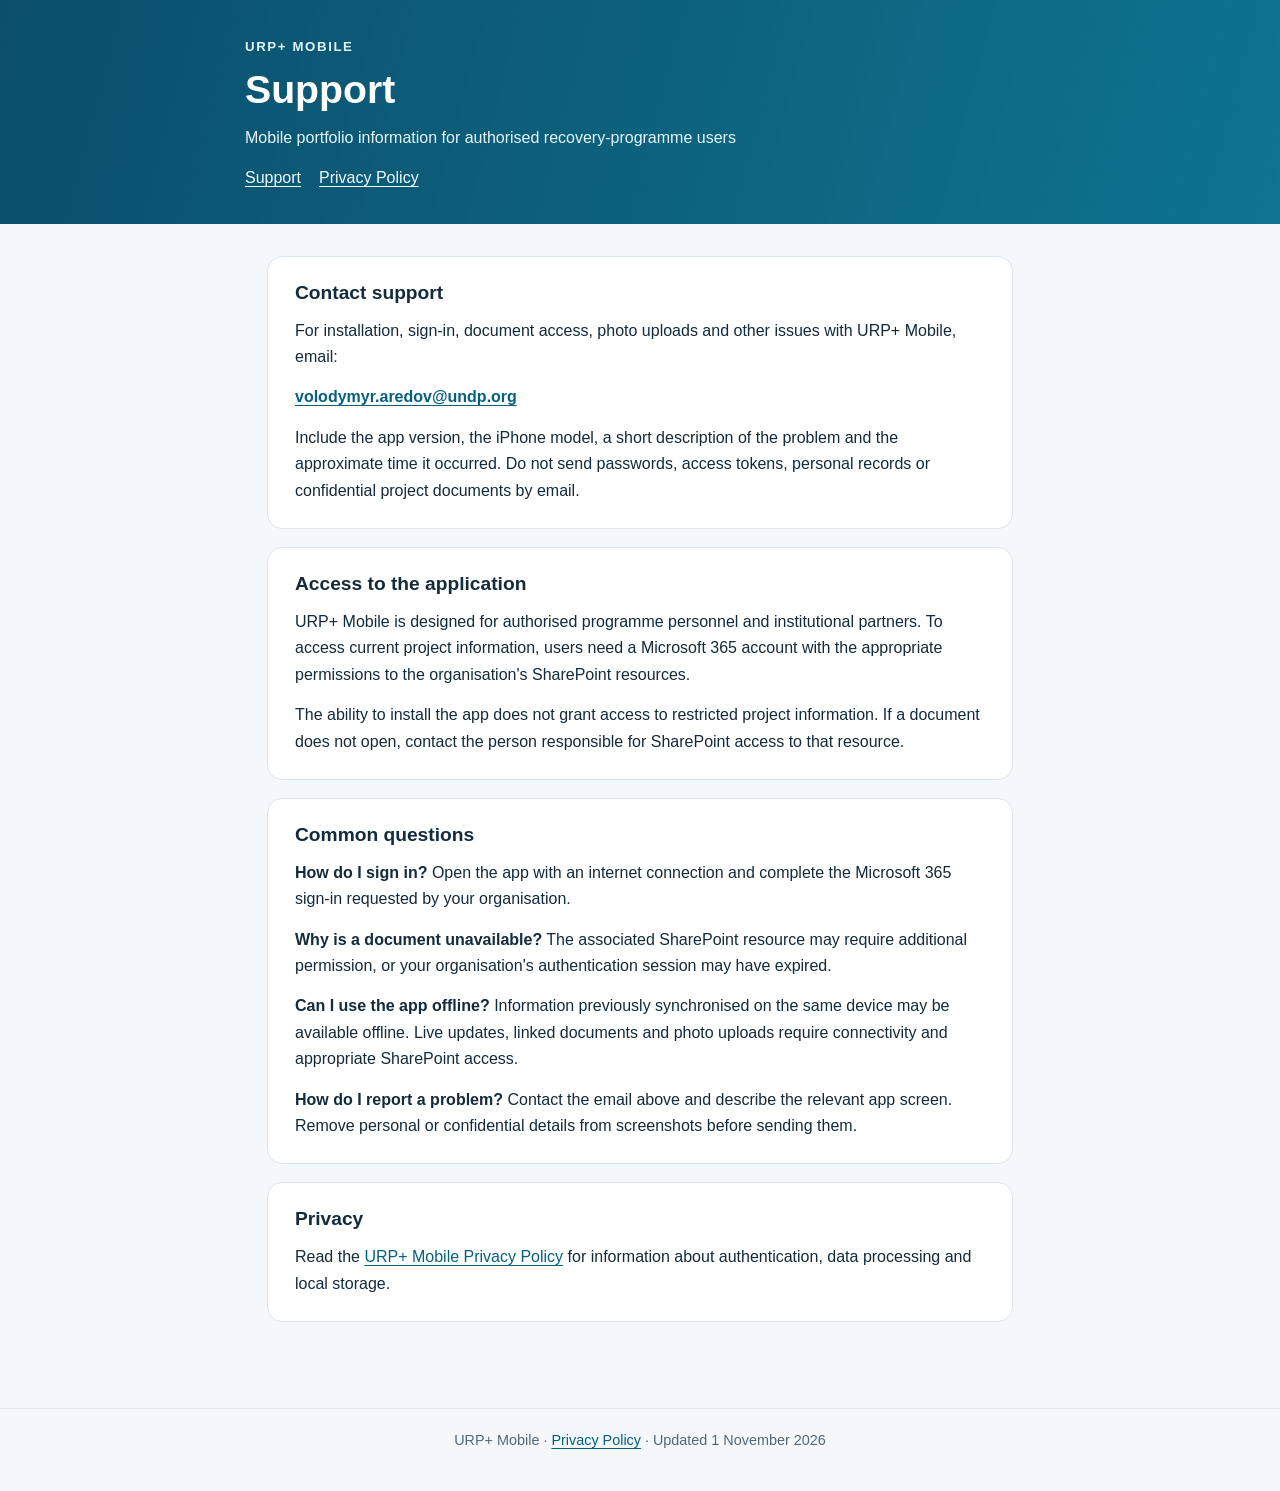
<file: index.html>
<!doctype html>
<html lang="en">
<head>
  <meta charset="utf-8">
  <meta name="viewport" content="width=device-width, initial-scale=1">
  <meta name="description" content="Support and user guidance for the URP+ Mobile iPhone application.">
  <title>URP+ Mobile | Support</title>
  <link rel="stylesheet" href="styles.css">
</head>
<body>
<header><div class="wrap"><div class="brand">URP+ Mobile</div><h1>Support</h1><p>Mobile portfolio information for authorised recovery-programme users</p><nav aria-label="Site navigation"><a href="index.html" aria-current="page">Support</a><a href="privacy.html">Privacy Policy</a></nav></div></header>
<main>
  <section><h2>Contact support</h2><p>For installation, sign-in, document access, photo uploads and other issues with URP+ Mobile, email:</p><p><strong><a href="mailto:volodymyr.aredov@undp.org?subject=URP%2B%20Mobile%20Support">volodymyr.aredov@undp.org</a></strong></p><p>Include the app version, the iPhone model, a short description of the problem and the approximate time it occurred. Do not send passwords, access tokens, personal records or confidential project documents by email.</p></section>
  <section><h2>Access to the application</h2><p>URP+ Mobile is designed for authorised programme personnel and institutional partners. To access current project information, users need a Microsoft 365 account with the appropriate permissions to the organisation's SharePoint resources.</p><p>The ability to install the app does not grant access to restricted project information. If a document does not open, contact the person responsible for SharePoint access to that resource.</p></section>
  <section><h2>Common questions</h2>
  <p><strong>How do I sign in?</strong> Open the app with an internet connection and complete the Microsoft 365 sign-in requested by your organisation.</p>
  <p><strong>Why is a document unavailable?</strong> The associated SharePoint resource may require additional permission, or your organisation's authentication session may have expired.</p>
  <p><strong>Can I use the app offline?</strong> Information previously synchronised on the same device may be available offline. Live updates, linked documents and photo uploads require connectivity and appropriate SharePoint access.</p>
  <p><strong>How do I report a problem?</strong> Contact the email above and describe the relevant app screen. Remove personal or confidential details from screenshots before sending them.</p>
  </section>
  <section><h2>Privacy</h2><p>Read the <a href="privacy.html">URP+ Mobile Privacy Policy</a> for information about authentication, data processing and local storage.</p></section>
</main>
<footer>URP+ Mobile · <a href="privacy.html">Privacy Policy</a> · Updated 1 November 2026</footer>
</body>
</html>
</file>
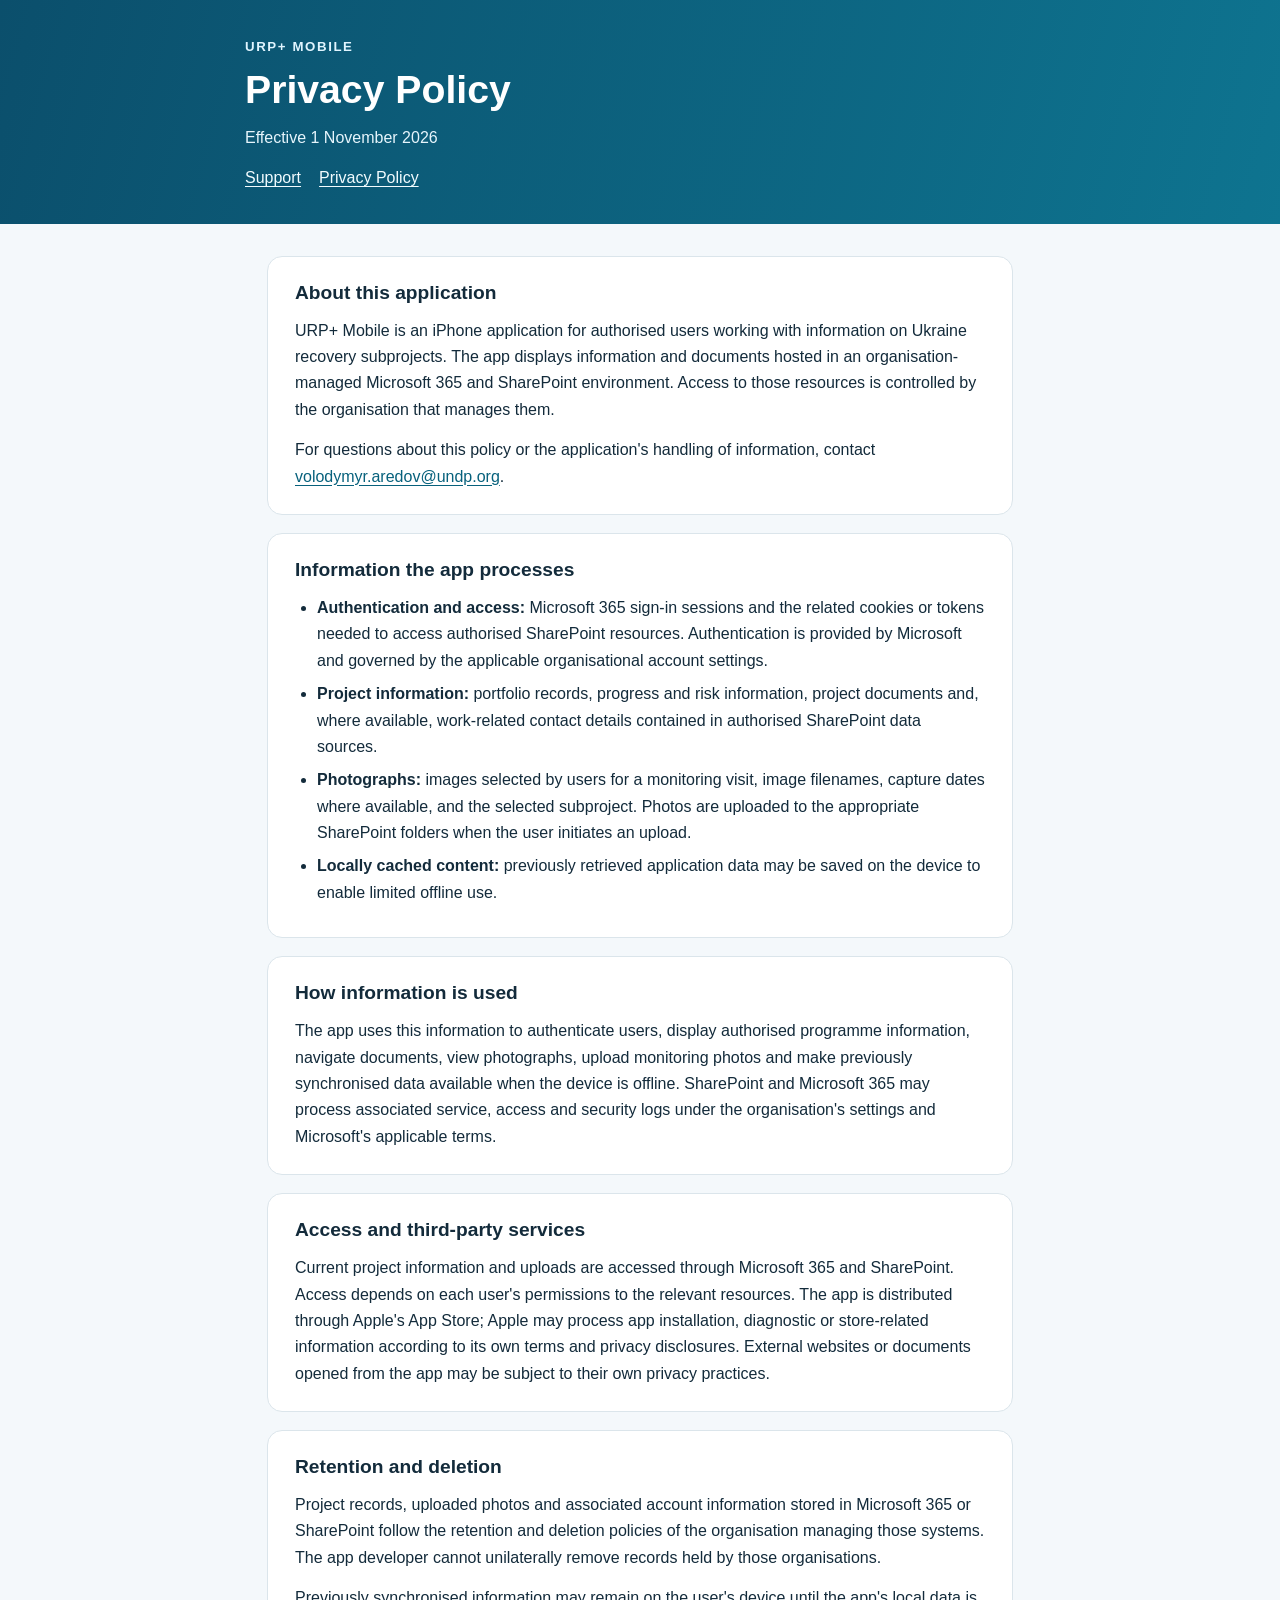
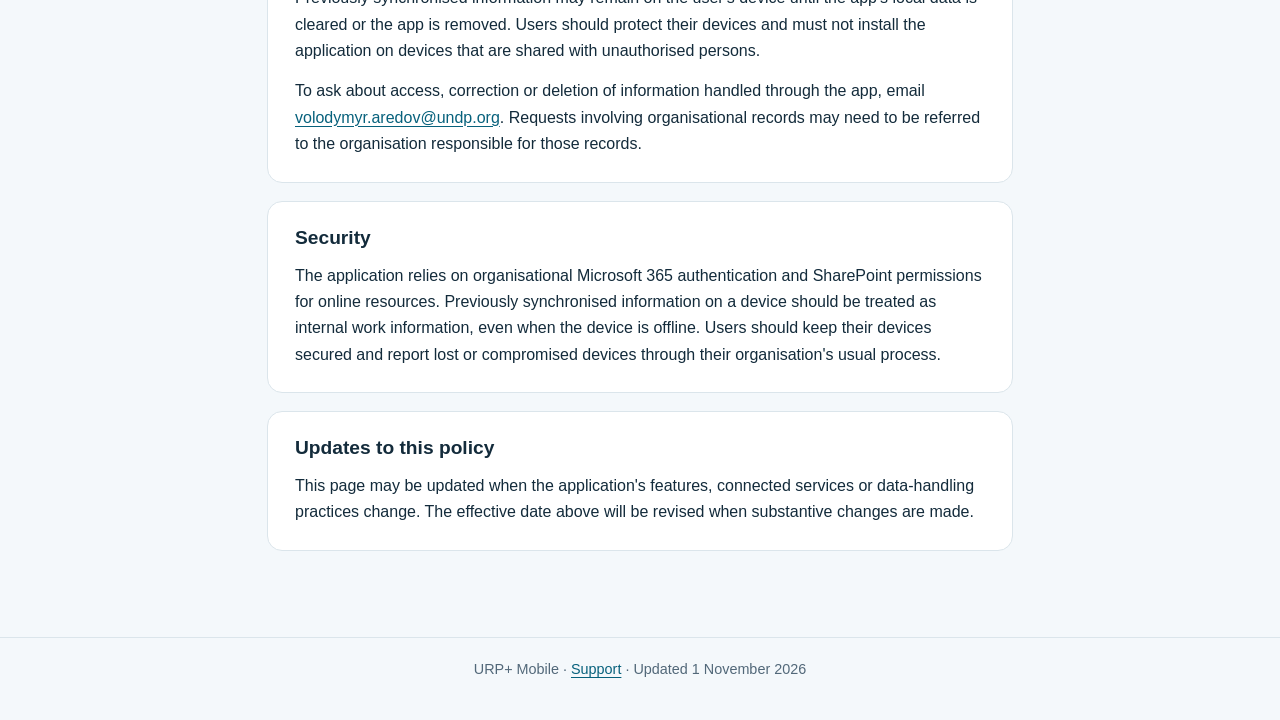
<file: privacy.html>
<!doctype html>
<html lang="en">
<head><meta charset="utf-8"><meta name="viewport" content="width=device-width, initial-scale=1"><meta name="description" content="Privacy information for the URP+ Mobile iPhone application."><title>URP+ Mobile | Privacy Policy</title><link rel="stylesheet" href="styles.css"></head>
<body>
<header><div class="wrap"><div class="brand">URP+ Mobile</div><h1>Privacy Policy</h1><p>Effective 1 November 2026</p><nav aria-label="Site navigation"><a href="index.html">Support</a><a href="privacy.html" aria-current="page">Privacy Policy</a></nav></div></header>
<main>
<section><h2>About this application</h2><p>URP+ Mobile is an iPhone application for authorised users working with information on Ukraine recovery subprojects. The app displays information and documents hosted in an organisation-managed Microsoft 365 and SharePoint environment. Access to those resources is controlled by the organisation that manages them.</p><p>For questions about this policy or the application's handling of information, contact <a href="mailto:volodymyr.aredov@undp.org?subject=URP%2B%20Mobile%20Privacy">volodymyr.aredov@undp.org</a>.</p></section>
<section><h2>Information the app processes</h2><ul><li><strong>Authentication and access:</strong> Microsoft 365 sign-in sessions and the related cookies or tokens needed to access authorised SharePoint resources. Authentication is provided by Microsoft and governed by the applicable organisational account settings.</li><li><strong>Project information:</strong> portfolio records, progress and risk information, project documents and, where available, work-related contact details contained in authorised SharePoint data sources.</li><li><strong>Photographs:</strong> images selected by users for a monitoring visit, image filenames, capture dates where available, and the selected subproject. Photos are uploaded to the appropriate SharePoint folders when the user initiates an upload.</li><li><strong>Locally cached content:</strong> previously retrieved application data may be saved on the device to enable limited offline use.</li></ul></section>
<section><h2>How information is used</h2><p>The app uses this information to authenticate users, display authorised programme information, navigate documents, view photographs, upload monitoring photos and make previously synchronised data available when the device is offline. SharePoint and Microsoft 365 may process associated service, access and security logs under the organisation's settings and Microsoft's applicable terms.</p></section>
<section><h2>Access and third-party services</h2><p>Current project information and uploads are accessed through Microsoft 365 and SharePoint. Access depends on each user's permissions to the relevant resources. The app is distributed through Apple's App Store; Apple may process app installation, diagnostic or store-related information according to its own terms and privacy disclosures. External websites or documents opened from the app may be subject to their own privacy practices.</p></section>
<section><h2>Retention and deletion</h2><p>Project records, uploaded photos and associated account information stored in Microsoft 365 or SharePoint follow the retention and deletion policies of the organisation managing those systems. The app developer cannot unilaterally remove records held by those organisations.</p><p>Previously synchronised information may remain on the user's device until the app's local data is cleared or the app is removed. Users should protect their devices and must not install the application on devices that are shared with unauthorised persons.</p><p>To ask about access, correction or deletion of information handled through the app, email <a href="mailto:volodymyr.aredov@undp.org?subject=URP%2B%20Mobile%20Data%20Request">volodymyr.aredov@undp.org</a>. Requests involving organisational records may need to be referred to the organisation responsible for those records.</p></section>
<section><h2>Security</h2><p>The application relies on organisational Microsoft 365 authentication and SharePoint permissions for online resources. Previously synchronised information on a device should be treated as internal work information, even when the device is offline. Users should keep their devices secured and report lost or compromised devices through their organisation's usual process.</p></section>
<section><h2>Updates to this policy</h2><p>This page may be updated when the application's features, connected services or data-handling practices change. The effective date above will be revised when substantive changes are made.</p></section>
</main><footer>URP+ Mobile · <a href="index.html">Support</a> · Updated 1 November 2026</footer>
</body></html>
</file>
<file: styles.css>
:root { color-scheme: light; font-family: -apple-system, BlinkMacSystemFont, 'Segoe UI', Arial, sans-serif; --ink: #132b3b; --accent: #08617b; --line:#dbe5eb; --muted:#526879; }
*{ box-sizing:border-box }body{margin:0;background:#f4f8fb;color:var(--ink);line-height:1.65}header{background:linear-gradient(105deg,#0b4f6c,#0e7490);color:#fff;padding:36px 22px 32px}header .wrap{max-width:790px;margin:auto}h1{font-size:clamp(1.8rem,4vw,2.45rem);line-height:1.2;margin:8px 0 12px}header p{color:#e6f5fc;margin:0}main{max-width:790px;margin:32px auto;padding:0 22px 36px}.brand{font-size:.83rem;font-weight:750;letter-spacing:.12em;text-transform:uppercase;color:#e0f5ff}section{background:#fff;border:1px solid var(--line);border-radius:15px;padding:24px 27px;margin:0 0 18px}h2{font-size:1.2rem;line-height:1.3;margin:0 0 12px}p{margin:0 0 14px}p:last-child{margin-bottom:0}ul{padding-left:22px;margin:8px 0 0}li{margin-bottom:7px}a{color:#07617c;text-underline-offset:3px;overflow-wrap:anywhere}footer{border-top:1px solid var(--line);padding:20px 22px 38px;text-align:center;font-size:.9rem;color:var(--muted)}nav{display:flex;gap:18px;flex-wrap:wrap;margin-top:14px}nav a{color:#f2fcff}small,.muted{color:var(--muted)}strong{font-weight:700}@media(max-width:540px){header{padding:30px 18px}main{padding:0 12px}section{padding:20px 18px}}
</file>
